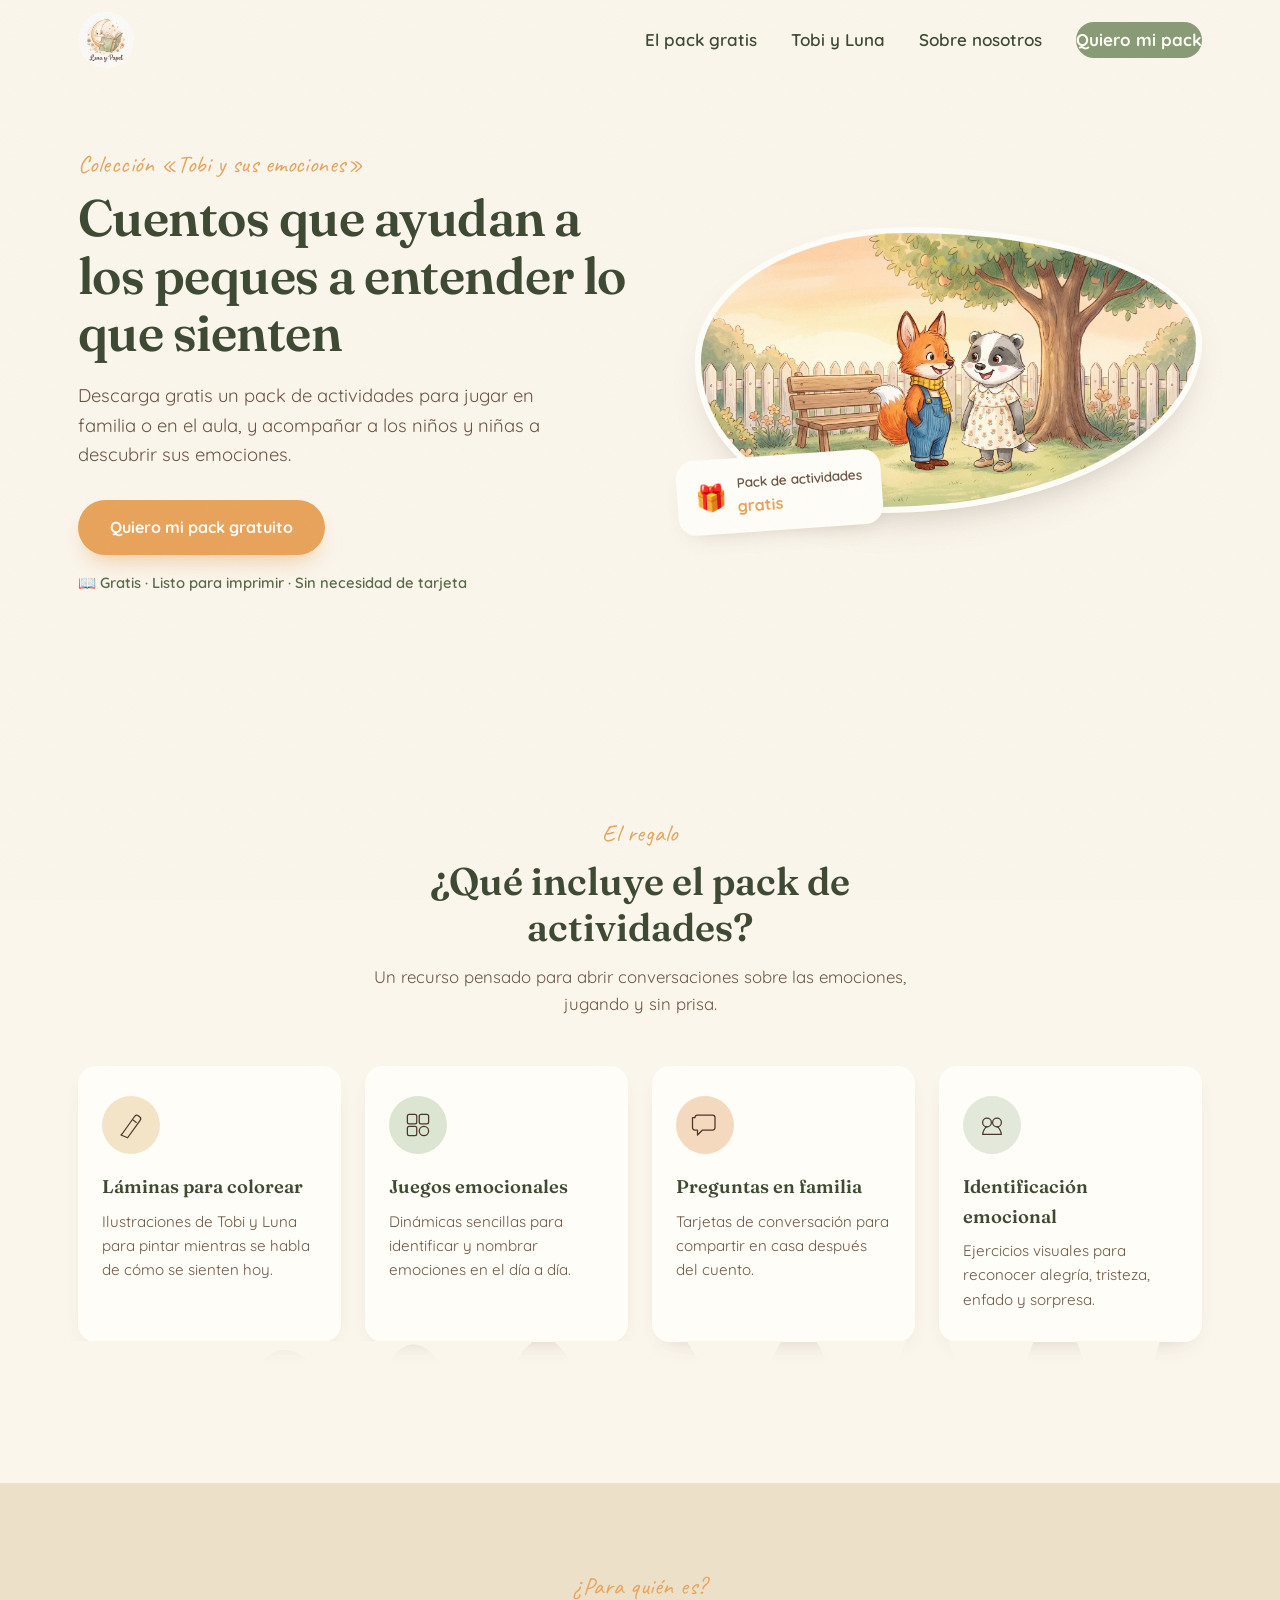
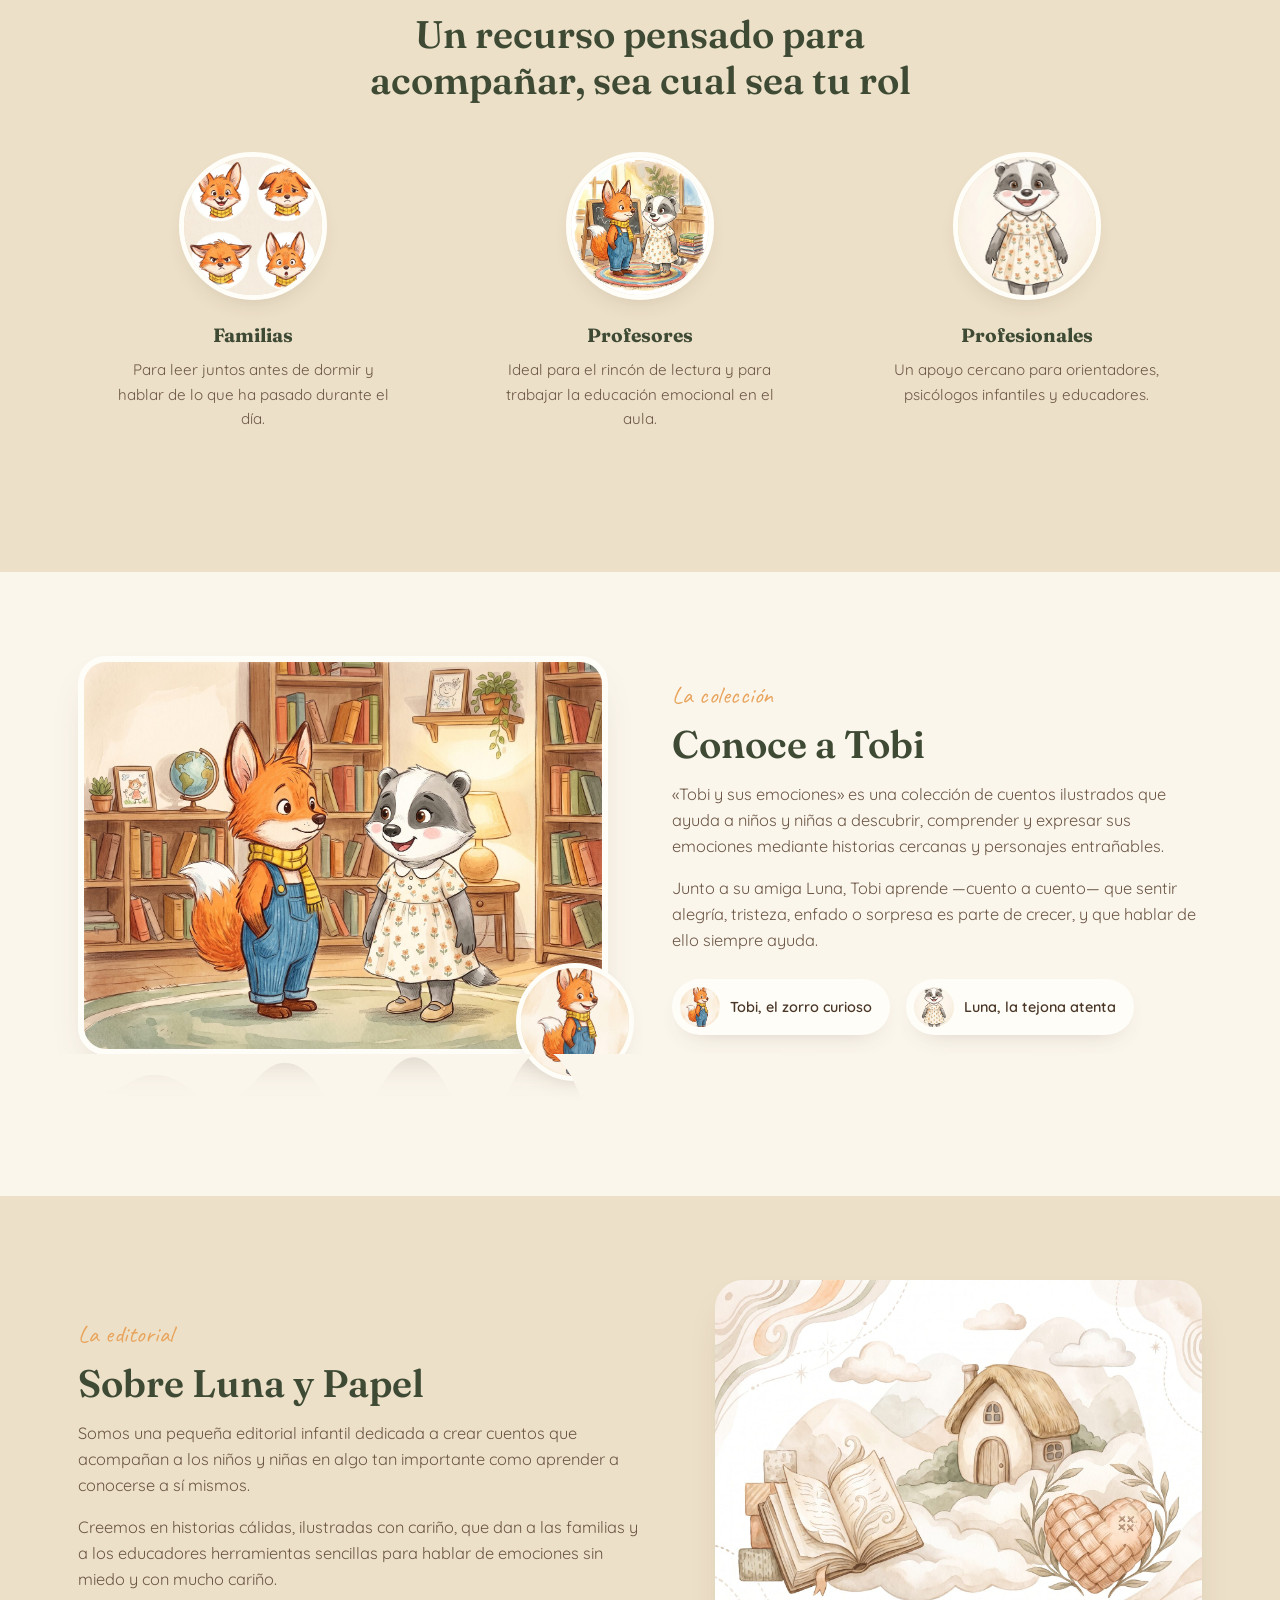
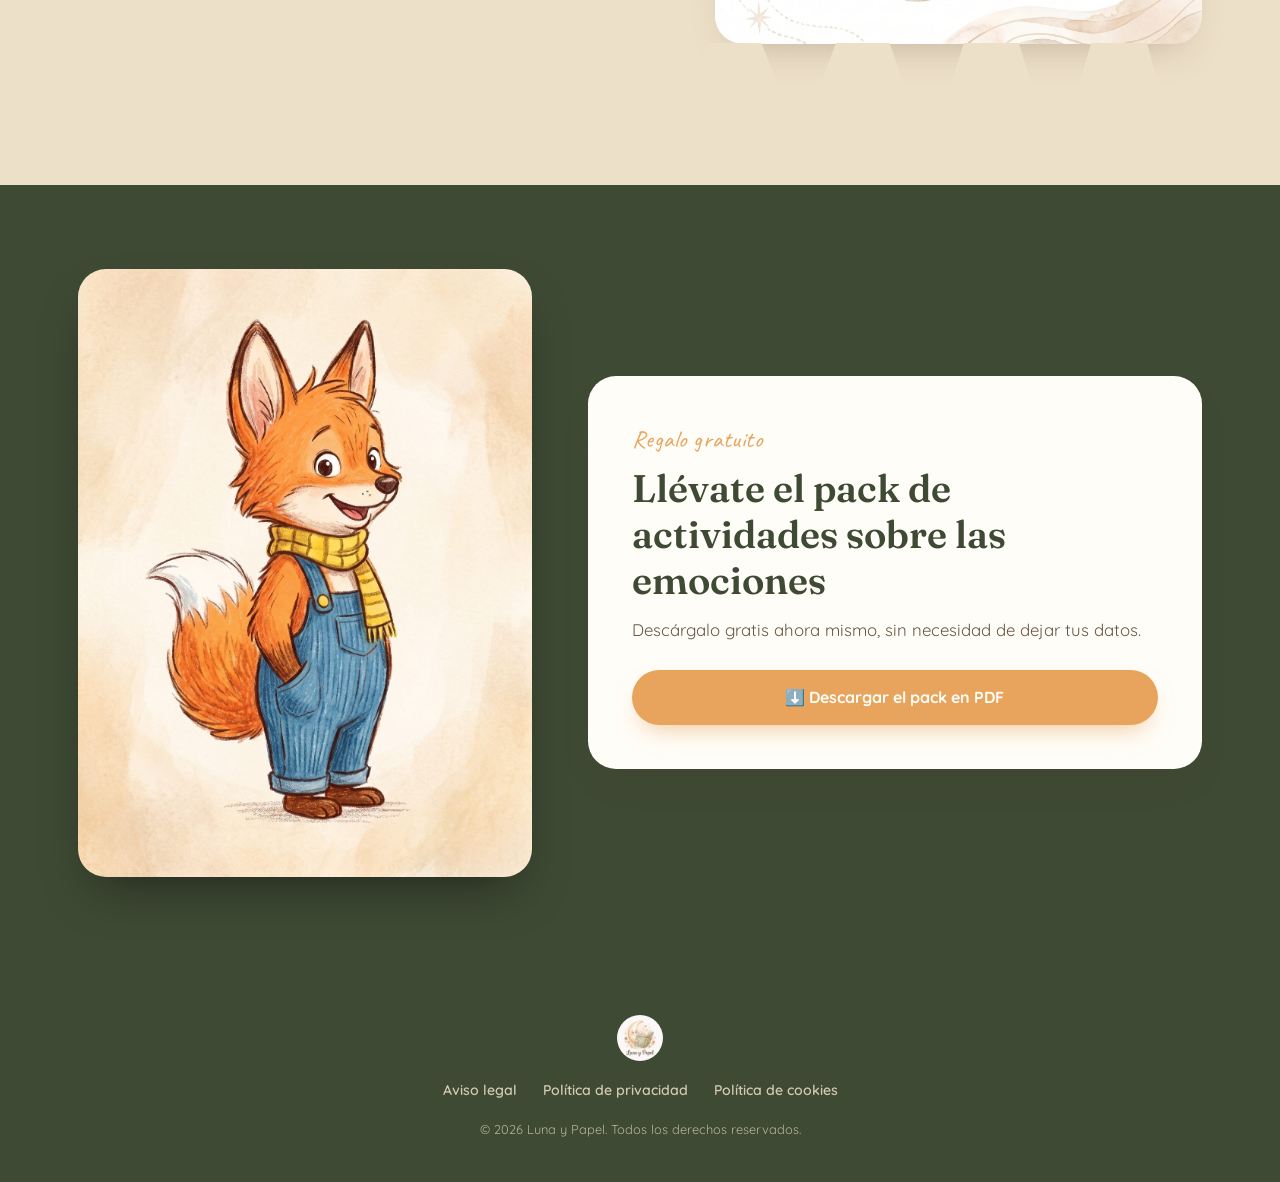
<file: index.html>
<!DOCTYPE html>
<html lang="es">
<head>
<meta charset="UTF-8">
<meta name="viewport" content="width=device-width, initial-scale=1.0">
<title>Luna y Papel — Cuentos para entender las emociones</title>
<meta name="description" content="Pack de actividades gratuito sobre las emociones, inspirado en la colección de cuentos infantiles «Tobi y sus emociones». Para familias, profesores y educadores.">

<!-- Open Graph -->
<meta property="og:title" content="Luna y Papel — Cuentos que ayudan a los peques a entender lo que sienten">
<meta property="og:description" content="Descarga gratis el Pack de actividades sobre las emociones.">
<meta property="og:image" content="images/hero-jardin.jpg">
<meta property="og:type" content="website">

<link rel="icon" type="image/jpeg" href="images/logo.jpg">

<link rel="preconnect" href="https://fonts.googleapis.com">
<link rel="preconnect" href="https://fonts.gstatic.com" crossorigin>
<link href="https://fonts.googleapis.com/css2?family=Fraunces:ital,opsz,wght@0,9..144,400;0,9..144,500;0,9..144,600;0,9..144,700;1,9..144,500&family=Quicksand:wght@400;500;600;700&family=Caveat:wght@500;600;700&display=swap" rel="stylesheet">

<link rel="stylesheet" href="css/styles.css">
</head>
<body>

<!-- Bordado decorativo superior -->
<div class="grain-overlay" aria-hidden="true"></div>

<!-- ============ HEADER ============ -->
<header class="site-header" id="siteHeader">
  <div class="container header-inner">
    <a href="#top" class="brand">
      <img src="images/logo.jpg" alt="Luna y Papel" class="brand-logo">
    </a>
    <nav class="main-nav" id="mainNav">
      <a href="#pack">El pack gratis</a>
      <a href="#tobi">Tobi y Luna</a>
      <a href="#sobre-nosotros">Sobre nosotros</a>
      <a href="#captacion" class="nav-cta">Quiero mi pack</a>
    </nav>
    <button class="nav-toggle" id="navToggle" aria-label="Abrir menú" aria-expanded="false">
      <span></span><span></span><span></span>
    </button>
  </div>
</header>

<main id="top">

  <!-- ============ HERO ============ -->
  <section class="hero">
    <div class="container hero-inner">
      <div class="hero-copy reveal">
        <p class="eyebrow">Colección «Tobi y sus emociones»</p>
        <h1 class="hero-title">Cuentos que ayudan a los peques a entender lo que sienten</h1>
        <p class="hero-subtitle">Descarga gratis un pack de actividades para jugar en familia o en el aula, y acompañar a los niños y niñas a descubrir sus emociones.</p>
        <a href="#captacion" class="btn btn-primary">Quiero mi pack gratuito</a>
        <p class="hero-microcopy">📖 Gratis · Listo para imprimir · Sin necesidad de tarjeta</p>
      </div>
      <div class="hero-art reveal">
        <div class="hero-blob">
          <img src="images/hero-jardin.jpg" alt="Tobi el zorro y Luna la tejona conversando en un jardín cálido al atardecer">
        </div>
        <div class="hero-badge">
          <span class="badge-emoji">🎁</span>
          <span>Pack de actividades<br><strong>gratis</strong></span>
        </div>
      </div>
    </div>
    <div class="torn-edge" aria-hidden="true"></div>
  </section>

  <!-- ============ QUÉ INCLUYE EL PACK ============ -->
  <section class="section" id="pack">
    <div class="container">
      <p class="eyebrow center reveal">El regalo</p>
      <h2 class="section-title center reveal">¿Qué incluye el pack de actividades?</h2>
      <p class="section-lead center reveal">Un recurso pensado para abrir conversaciones sobre las emociones, jugando y sin prisa.</p>

      <div class="card-grid">
        <div class="feature-card reveal">
          <div class="feature-icon" style="--icon-bg:#F3E4C8;">
            <svg viewBox="0 0 48 48" fill="none"><path d="M10 38L30 10a4 4 0 0 1 5.6-.8l2.2 1.7a4 4 0 0 1 .8 5.6L18.6 44.4 8 40l2-2z" stroke="#4A3728" stroke-width="2" stroke-linejoin="round"/><path d="M26 15l7 5.4" stroke="#4A3728" stroke-width="2"/></svg>
          </div>
          <h3>Láminas para colorear</h3>
          <p>Ilustraciones de Tobi y Luna para pintar mientras se habla de cómo se sienten hoy.</p>
        </div>

        <div class="feature-card reveal">
          <div class="feature-icon" style="--icon-bg:#DCE4D2;">
            <svg viewBox="0 0 48 48" fill="none"><rect x="7" y="7" width="15" height="15" rx="3" stroke="#4A3728" stroke-width="2"/><rect x="26" y="7" width="15" height="15" rx="3" stroke="#4A3728" stroke-width="2"/><rect x="7" y="26" width="15" height="15" rx="3" stroke="#4A3728" stroke-width="2"/><circle cx="33.5" cy="33.5" r="7.5" stroke="#4A3728" stroke-width="2"/></svg>
          </div>
          <h3>Juegos emocionales</h3>
          <p>Dinámicas sencillas para identificar y nombrar emociones en el día a día.</p>
        </div>

        <div class="feature-card reveal">
          <div class="feature-icon" style="--icon-bg:#F4D9BE;">
            <svg viewBox="0 0 48 48" fill="none"><path d="M8 12a4 4 0 0 1 4-4h24a4 4 0 0 1 4 4v16a4 4 0 0 1-4 4H20l-8 8v-8h-4a4 4 0 0 1-4-4V12z" stroke="#4A3728" stroke-width="2" stroke-linejoin="round"/></svg>
          </div>
          <h3>Preguntas en familia</h3>
          <p>Tarjetas de conversación para compartir en casa después del cuento.</p>
        </div>

        <div class="feature-card reveal">
          <div class="feature-icon" style="--icon-bg:#E3E9DA;">
            <svg viewBox="0 0 48 48" fill="none"><circle cx="16" cy="20" r="7" stroke="#4A3728" stroke-width="2"/><circle cx="32" cy="20" r="7" stroke="#4A3728" stroke-width="2"/><path d="M16 27c-3 0-7 8-7 12h30c0-4-4-12-7-12" stroke="#4A3728" stroke-width="2" stroke-linecap="round" stroke-linejoin="round"/></svg>
          </div>
          <h3>Identificación emocional</h3>
          <p>Ejercicios visuales para reconocer alegría, tristeza, enfado y sorpresa.</p>
        </div>
      </div>
    </div>
    <div class="torn-edge flip" aria-hidden="true"></div>
  </section>

  <!-- ============ PARA QUIÉN ES ============ -->
  <section class="section section-alt" id="para-quien">
    <div class="container">
      <p class="eyebrow center reveal">¿Para quién es?</p>
      <h2 class="section-title center reveal">Un recurso pensado para acompañar, sea cual sea tu rol</h2>

      <div class="audience-grid">
        <div class="audience-item reveal">
          <div class="audience-avatar">
            <img src="images/tobi-emociones.jpg" alt="Cuatro expresiones de Tobi: feliz, triste, frustrado y sorprendido">
          </div>
          <h3>Familias</h3>
          <p>Para leer juntos antes de dormir y hablar de lo que ha pasado durante el día.</p>
        </div>
        <div class="audience-item reveal">
          <div class="audience-avatar">
            <img src="images/aula-profesores.jpg" alt="Tobi y Luna en un aula acogedora con pizarra y cuentos">
          </div>
          <h3>Profesores</h3>
          <p>Ideal para el rincón de lectura y para trabajar la educación emocional en el aula.</p>
        </div>
        <div class="audience-item reveal">
          <div class="audience-avatar">
            <img src="images/luna-sola.jpg" alt="Retrato de Luna la tejona">
          </div>
          <h3>Profesionales</h3>
          <p>Un apoyo cercano para orientadores, psicólogos infantiles y educadores.</p>
        </div>
      </div>
    </div>
    <div class="torn-edge" aria-hidden="true"></div>
  </section>

  <!-- ============ CONOCE A TOBI ============ -->
  <section class="section" id="tobi">
    <div class="container tobi-inner">
      <div class="tobi-art reveal">
        <img src="images/tobi-luna-habitacion.jpg" alt="Tobi el zorro y Luna la tejona charlando en una habitación acogedora llena de libros">
        <div class="tobi-portrait-float">
          <img src="images/tobi-solo.jpg" alt="Retrato de Tobi el zorro">
        </div>
      </div>
      <div class="tobi-copy reveal">
        <p class="eyebrow">La colección</p>
        <h2 class="section-title">Conoce a Tobi</h2>
        <p class="tobi-text">«Tobi y sus emociones» es una colección de cuentos ilustrados que ayuda a niños y niñas a descubrir, comprender y expresar sus emociones mediante historias cercanas y personajes entrañables.</p>
        <p class="tobi-text">Junto a su amiga Luna, Tobi aprende —cuento a cuento— que sentir alegría, tristeza, enfado o sorpresa es parte de crecer, y que hablar de ello siempre ayuda.</p>
        <div class="character-chips">
          <div class="chip">
            <img src="images/tobi-solo.jpg" alt="Tobi">
            <span>Tobi, el zorro curioso</span>
          </div>
          <div class="chip">
            <img src="images/luna-sola.jpg" alt="Luna">
            <span>Luna, la tejona atenta</span>
          </div>
        </div>
      </div>
    </div>
    <div class="torn-edge flip" aria-hidden="true"></div>
  </section>

  <!-- ============ SOBRE LUNA Y PAPEL ============ -->
  <section class="section section-alt" id="sobre-nosotros">
    <div class="container about-inner">
      <div class="about-copy reveal">
        <p class="eyebrow">La editorial</p>
        <h2 class="section-title">Sobre Luna y Papel</h2>
        <p class="tobi-text">Somos una pequeña editorial infantil dedicada a crear cuentos que acompañan a los niños y niñas en algo tan importante como aprender a conocerse a sí mismos.</p>
        <p class="tobi-text">Creemos en historias cálidas, ilustradas con cariño, que dan a las familias y a los educadores herramientas sencillas para hablar de emociones sin miedo y con mucho cariño.</p>
      </div>
      <div class="about-art reveal">
        <img src="images/hogar-simbolico.jpg" alt="Ilustración de una casita acogedora, un libro abierto y un corazón, símbolos de Luna y Papel">
      </div>
    </div>
    <div class="torn-edge" aria-hidden="true"></div>
  </section>

  <!-- ============ CAPTACIÓN ============ -->
  <section class="section capture-section" id="captacion">
    <div class="container capture-inner">
      <div class="capture-art reveal">
        <img src="images/tobi-solo.jpg" alt="Tobi el zorro invitándote a descargar el pack">
      </div>
      <div class="capture-card reveal">
        <p class="eyebrow">Regalo gratuito</p>
        <h2 class="section-title">Llévate el pack de actividades sobre las emociones</h2>
        <p class="section-lead">Descárgalo gratis ahora mismo, sin necesidad de dejar tus datos.</p>

        <a href="descargas/Pack-actividades-emociones-Luna-y-Papel.pdf"
           download
           class="btn btn-primary btn-block download-btn">
          ⬇️ Descargar el pack en PDF
        </a>
      </div>
    </div>
  </section>

</main>

<!-- ============ FOOTER ============ -->
<footer class="site-footer">
  <div class="container footer-inner">
    <img src="images/logo.jpg" alt="Luna y Papel" class="footer-logo">
    <nav class="footer-nav">
      <a href="#aviso-legal" id="aviso-legal">Aviso legal</a>
      <a href="#privacidad" id="privacidad">Política de privacidad</a>
      <a href="#cookies" id="cookies">Política de cookies</a>
    </nav>
    <p class="footer-copy">© <span id="year"></span> Luna y Papel. Todos los derechos reservados.</p>
  </div>
</footer>

<script src="js/script.js"></script>
</body>
</html>
</file>
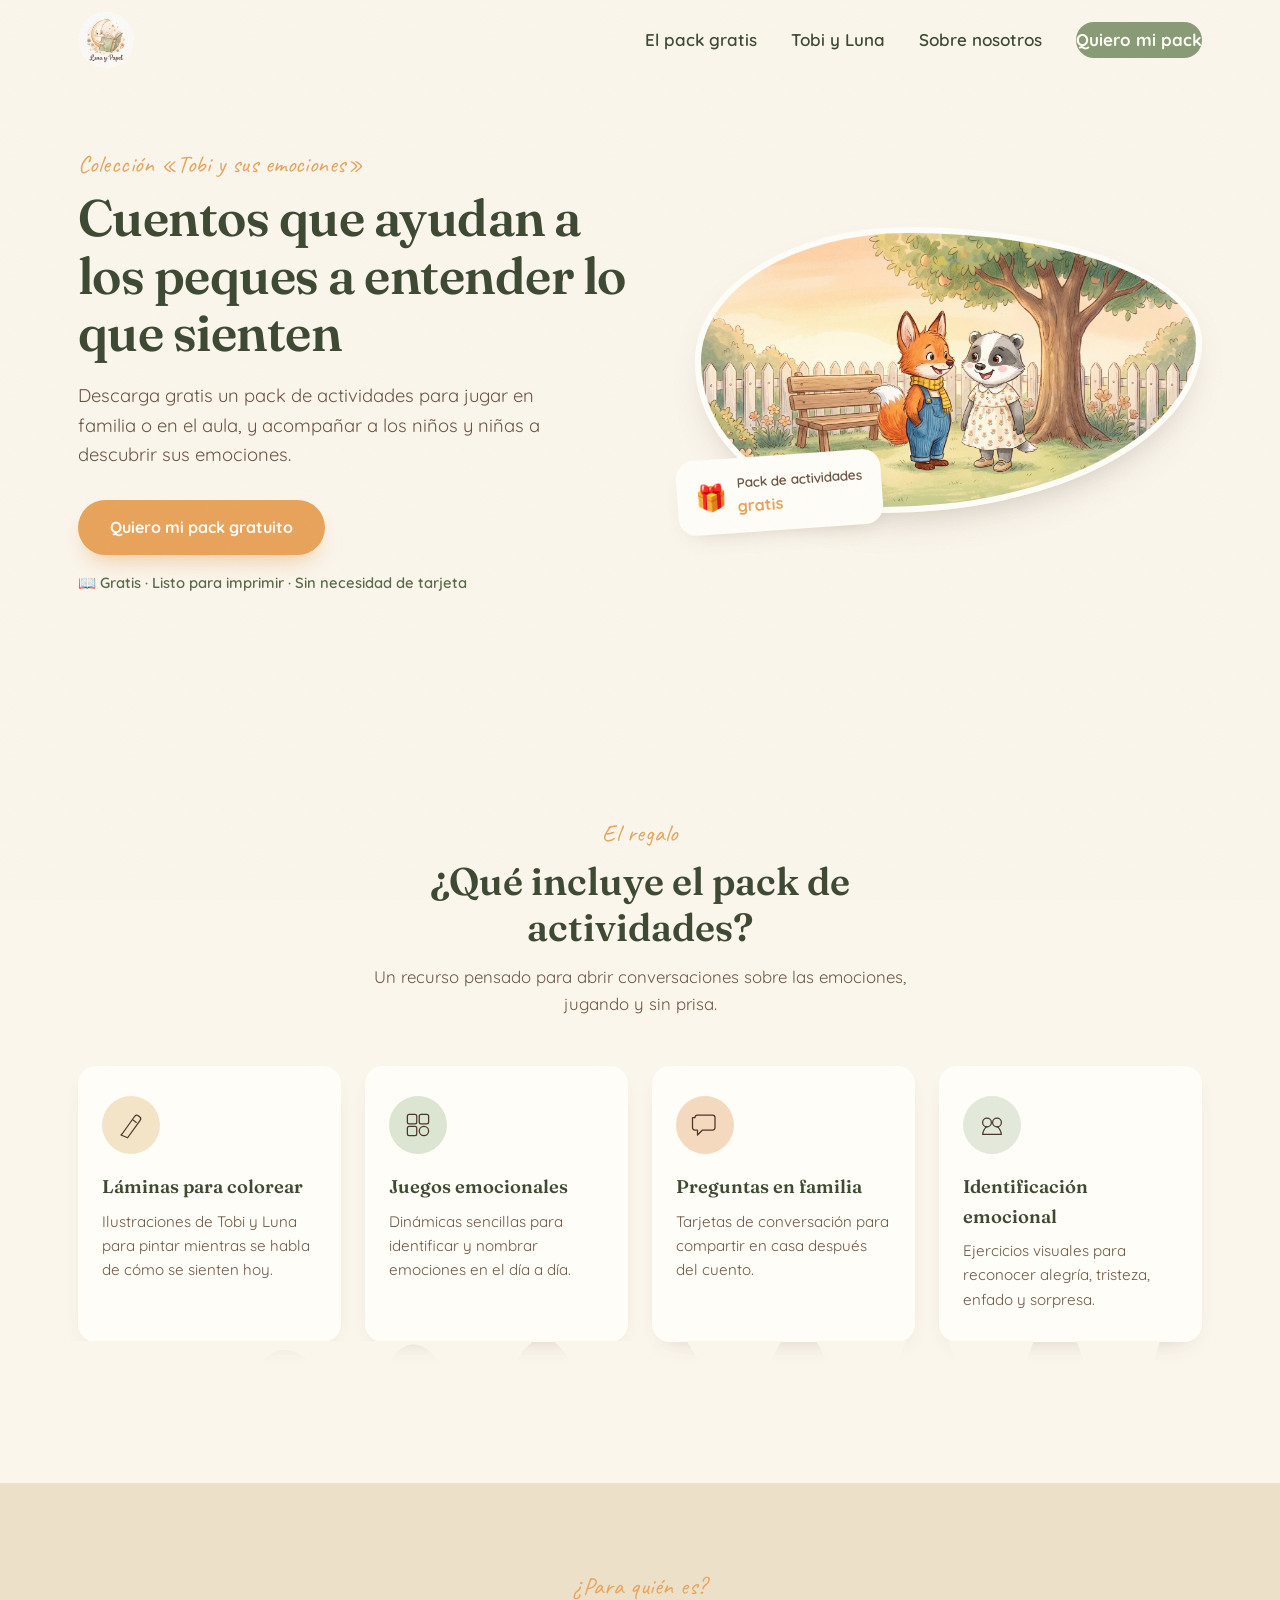
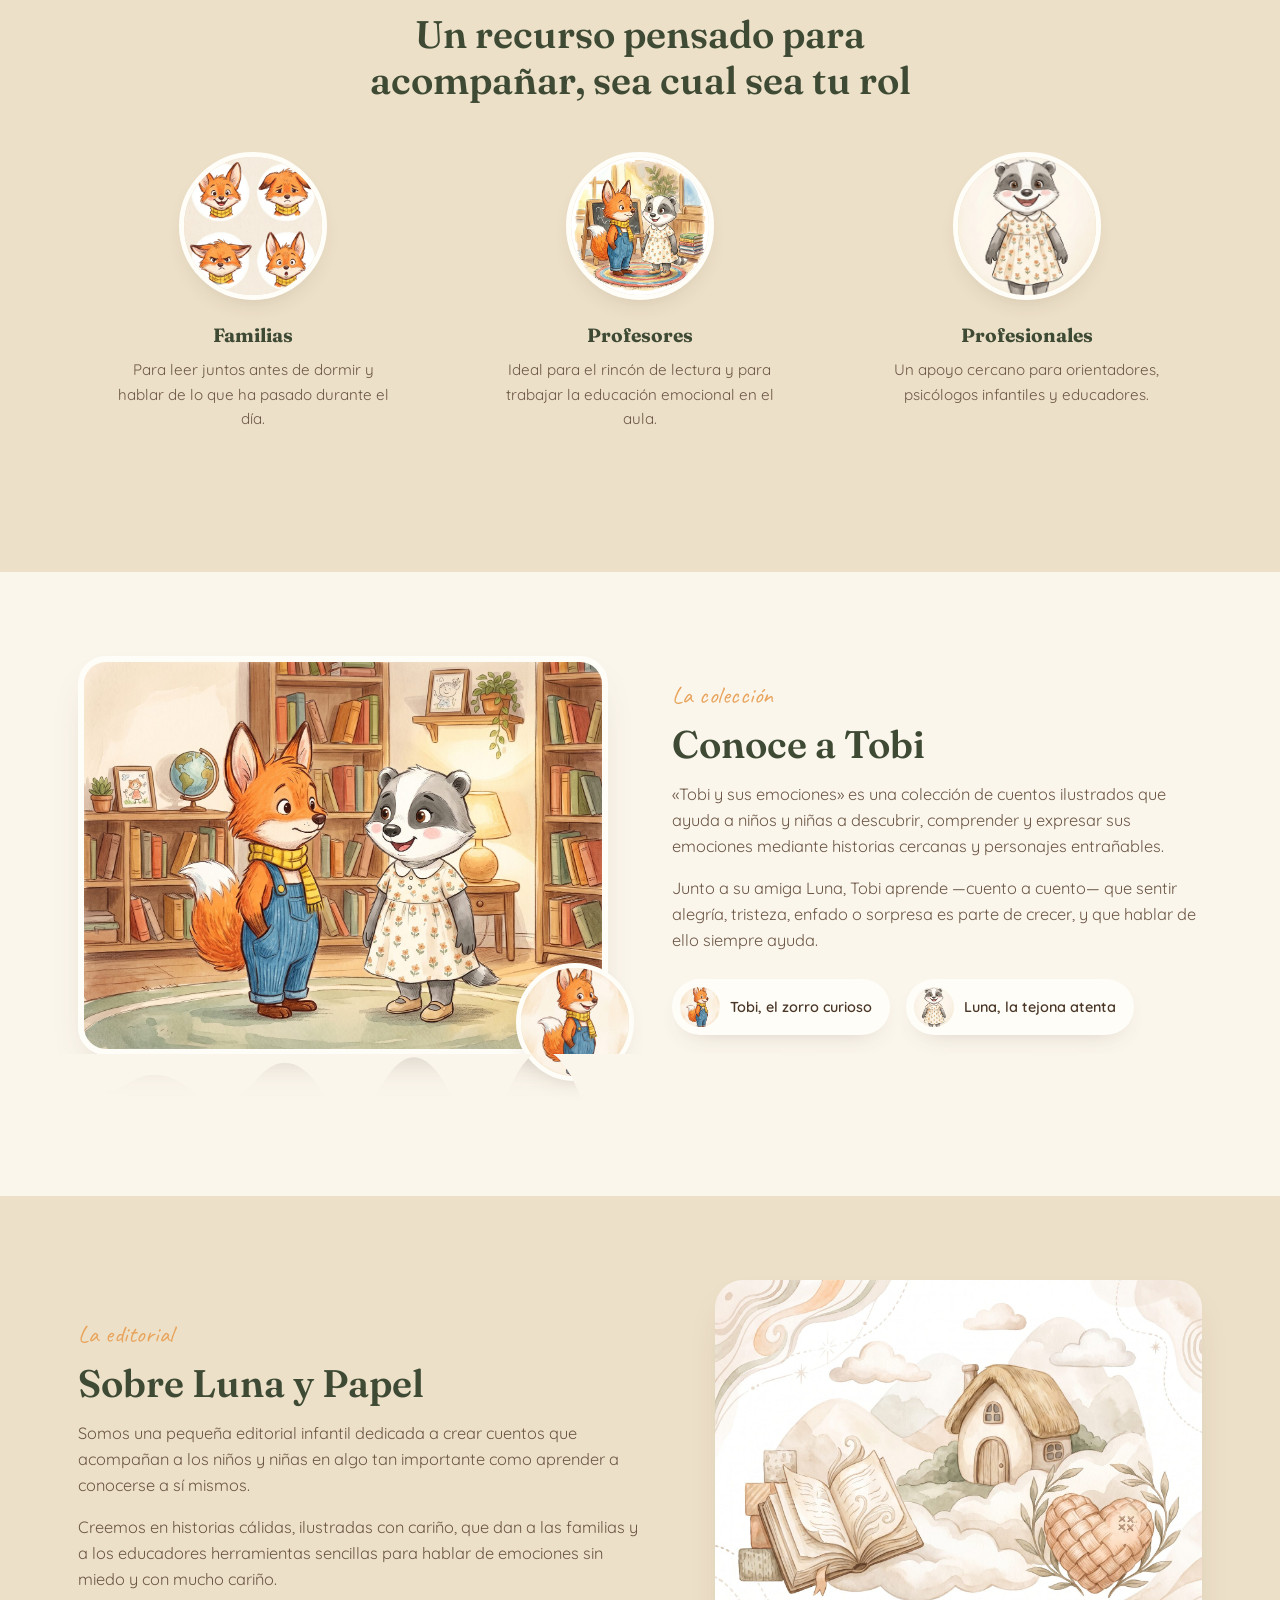
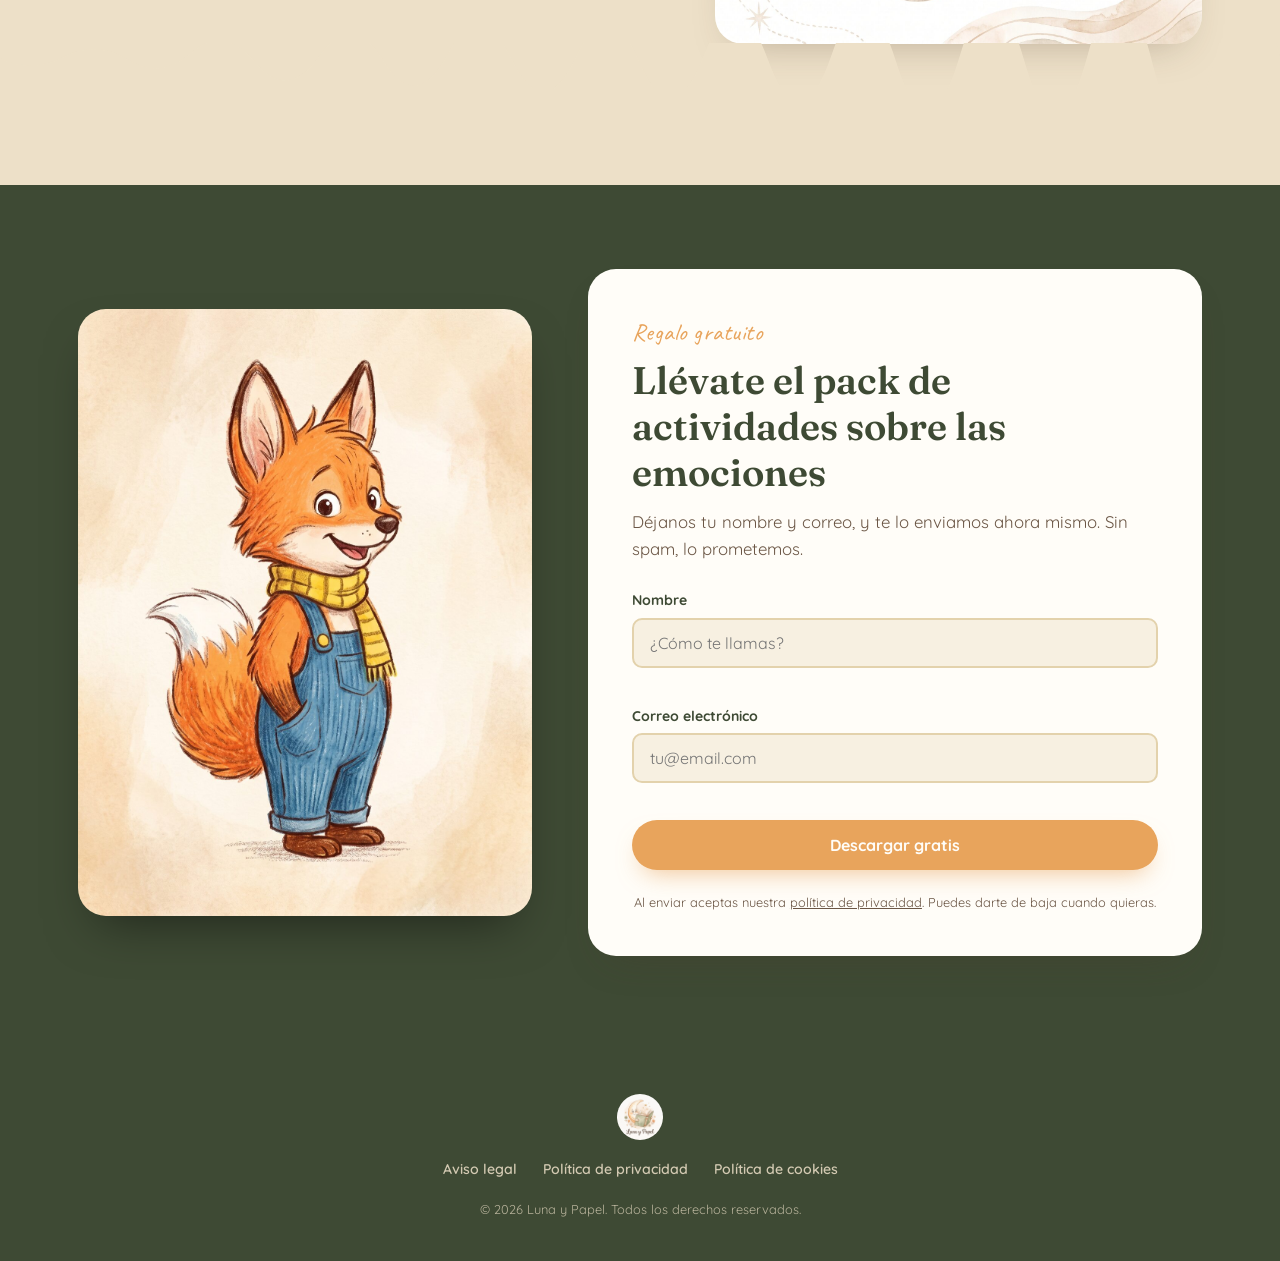
<file: luna-y-papel/index.html>
<!DOCTYPE html>
<html lang="es">
<head>
<meta charset="UTF-8">
<meta name="viewport" content="width=device-width, initial-scale=1.0">
<title>Luna y Papel — Cuentos para entender las emociones</title>
<meta name="description" content="Pack de actividades gratuito sobre las emociones, inspirado en la colección de cuentos infantiles «Tobi y sus emociones». Para familias, profesores y educadores.">

<!-- Open Graph -->
<meta property="og:title" content="Luna y Papel — Cuentos que ayudan a los peques a entender lo que sienten">
<meta property="og:description" content="Descarga gratis el Pack de actividades sobre las emociones.">
<meta property="og:image" content="images/hero-jardin.jpg">
<meta property="og:type" content="website">

<link rel="icon" type="image/jpeg" href="images/logo.jpg">

<link rel="preconnect" href="https://fonts.googleapis.com">
<link rel="preconnect" href="https://fonts.gstatic.com" crossorigin>
<link href="https://fonts.googleapis.com/css2?family=Fraunces:ital,opsz,wght@0,9..144,400;0,9..144,500;0,9..144,600;0,9..144,700;1,9..144,500&family=Quicksand:wght@400;500;600;700&family=Caveat:wght@500;600;700&display=swap" rel="stylesheet">

<link rel="stylesheet" href="css/styles.css">
</head>
<body>

<!-- Bordado decorativo superior -->
<div class="grain-overlay" aria-hidden="true"></div>

<!-- ============ HEADER ============ -->
<header class="site-header" id="siteHeader">
  <div class="container header-inner">
    <a href="#top" class="brand">
      <img src="images/logo.jpg" alt="Luna y Papel" class="brand-logo">
    </a>
    <nav class="main-nav" id="mainNav">
      <a href="#pack">El pack gratis</a>
      <a href="#tobi">Tobi y Luna</a>
      <a href="#sobre-nosotros">Sobre nosotros</a>
      <a href="#captacion" class="nav-cta">Quiero mi pack</a>
    </nav>
    <button class="nav-toggle" id="navToggle" aria-label="Abrir menú" aria-expanded="false">
      <span></span><span></span><span></span>
    </button>
  </div>
</header>

<main id="top">

  <!-- ============ HERO ============ -->
  <section class="hero">
    <div class="container hero-inner">
      <div class="hero-copy reveal">
        <p class="eyebrow">Colección «Tobi y sus emociones»</p>
        <h1 class="hero-title">Cuentos que ayudan a los peques a entender lo que sienten</h1>
        <p class="hero-subtitle">Descarga gratis un pack de actividades para jugar en familia o en el aula, y acompañar a los niños y niñas a descubrir sus emociones.</p>
        <a href="#captacion" class="btn btn-primary">Quiero mi pack gratuito</a>
        <p class="hero-microcopy">📖 Gratis · Listo para imprimir · Sin necesidad de tarjeta</p>
      </div>
      <div class="hero-art reveal">
        <div class="hero-blob">
          <img src="images/hero-jardin.jpg" alt="Tobi el zorro y Luna la tejona conversando en un jardín cálido al atardecer">
        </div>
        <div class="hero-badge">
          <span class="badge-emoji">🎁</span>
          <span>Pack de actividades<br><strong>gratis</strong></span>
        </div>
      </div>
    </div>
    <div class="torn-edge" aria-hidden="true"></div>
  </section>

  <!-- ============ QUÉ INCLUYE EL PACK ============ -->
  <section class="section" id="pack">
    <div class="container">
      <p class="eyebrow center reveal">El regalo</p>
      <h2 class="section-title center reveal">¿Qué incluye el pack de actividades?</h2>
      <p class="section-lead center reveal">Un recurso pensado para abrir conversaciones sobre las emociones, jugando y sin prisa.</p>

      <div class="card-grid">
        <div class="feature-card reveal">
          <div class="feature-icon" style="--icon-bg:#F3E4C8;">
            <svg viewBox="0 0 48 48" fill="none"><path d="M10 38L30 10a4 4 0 0 1 5.6-.8l2.2 1.7a4 4 0 0 1 .8 5.6L18.6 44.4 8 40l2-2z" stroke="#4A3728" stroke-width="2" stroke-linejoin="round"/><path d="M26 15l7 5.4" stroke="#4A3728" stroke-width="2"/></svg>
          </div>
          <h3>Láminas para colorear</h3>
          <p>Ilustraciones de Tobi y Luna para pintar mientras se habla de cómo se sienten hoy.</p>
        </div>

        <div class="feature-card reveal">
          <div class="feature-icon" style="--icon-bg:#DCE4D2;">
            <svg viewBox="0 0 48 48" fill="none"><rect x="7" y="7" width="15" height="15" rx="3" stroke="#4A3728" stroke-width="2"/><rect x="26" y="7" width="15" height="15" rx="3" stroke="#4A3728" stroke-width="2"/><rect x="7" y="26" width="15" height="15" rx="3" stroke="#4A3728" stroke-width="2"/><circle cx="33.5" cy="33.5" r="7.5" stroke="#4A3728" stroke-width="2"/></svg>
          </div>
          <h3>Juegos emocionales</h3>
          <p>Dinámicas sencillas para identificar y nombrar emociones en el día a día.</p>
        </div>

        <div class="feature-card reveal">
          <div class="feature-icon" style="--icon-bg:#F4D9BE;">
            <svg viewBox="0 0 48 48" fill="none"><path d="M8 12a4 4 0 0 1 4-4h24a4 4 0 0 1 4 4v16a4 4 0 0 1-4 4H20l-8 8v-8h-4a4 4 0 0 1-4-4V12z" stroke="#4A3728" stroke-width="2" stroke-linejoin="round"/></svg>
          </div>
          <h3>Preguntas en familia</h3>
          <p>Tarjetas de conversación para compartir en casa después del cuento.</p>
        </div>

        <div class="feature-card reveal">
          <div class="feature-icon" style="--icon-bg:#E3E9DA;">
            <svg viewBox="0 0 48 48" fill="none"><circle cx="16" cy="20" r="7" stroke="#4A3728" stroke-width="2"/><circle cx="32" cy="20" r="7" stroke="#4A3728" stroke-width="2"/><path d="M16 27c-3 0-7 8-7 12h30c0-4-4-12-7-12" stroke="#4A3728" stroke-width="2" stroke-linecap="round" stroke-linejoin="round"/></svg>
          </div>
          <h3>Identificación emocional</h3>
          <p>Ejercicios visuales para reconocer alegría, tristeza, enfado y sorpresa.</p>
        </div>
      </div>
    </div>
    <div class="torn-edge flip" aria-hidden="true"></div>
  </section>

  <!-- ============ PARA QUIÉN ES ============ -->
  <section class="section section-alt" id="para-quien">
    <div class="container">
      <p class="eyebrow center reveal">¿Para quién es?</p>
      <h2 class="section-title center reveal">Un recurso pensado para acompañar, sea cual sea tu rol</h2>

      <div class="audience-grid">
        <div class="audience-item reveal">
          <div class="audience-avatar">
            <img src="images/tobi-emociones.jpg" alt="Cuatro expresiones de Tobi: feliz, triste, frustrado y sorprendido">
          </div>
          <h3>Familias</h3>
          <p>Para leer juntos antes de dormir y hablar de lo que ha pasado durante el día.</p>
        </div>
        <div class="audience-item reveal">
          <div class="audience-avatar">
            <img src="images/aula-profesores.jpg" alt="Tobi y Luna en un aula acogedora con pizarra y cuentos">
          </div>
          <h3>Profesores</h3>
          <p>Ideal para el rincón de lectura y para trabajar la educación emocional en el aula.</p>
        </div>
        <div class="audience-item reveal">
          <div class="audience-avatar">
            <img src="images/luna-sola.jpg" alt="Retrato de Luna la tejona">
          </div>
          <h3>Profesionales</h3>
          <p>Un apoyo cercano para orientadores, psicólogos infantiles y educadores.</p>
        </div>
      </div>
    </div>
    <div class="torn-edge" aria-hidden="true"></div>
  </section>

  <!-- ============ CONOCE A TOBI ============ -->
  <section class="section" id="tobi">
    <div class="container tobi-inner">
      <div class="tobi-art reveal">
        <img src="images/tobi-luna-habitacion.jpg" alt="Tobi el zorro y Luna la tejona charlando en una habitación acogedora llena de libros">
        <div class="tobi-portrait-float">
          <img src="images/tobi-solo.jpg" alt="Retrato de Tobi el zorro">
        </div>
      </div>
      <div class="tobi-copy reveal">
        <p class="eyebrow">La colección</p>
        <h2 class="section-title">Conoce a Tobi</h2>
        <p class="tobi-text">«Tobi y sus emociones» es una colección de cuentos ilustrados que ayuda a niños y niñas a descubrir, comprender y expresar sus emociones mediante historias cercanas y personajes entrañables.</p>
        <p class="tobi-text">Junto a su amiga Luna, Tobi aprende —cuento a cuento— que sentir alegría, tristeza, enfado o sorpresa es parte de crecer, y que hablar de ello siempre ayuda.</p>
        <div class="character-chips">
          <div class="chip">
            <img src="images/tobi-solo.jpg" alt="Tobi">
            <span>Tobi, el zorro curioso</span>
          </div>
          <div class="chip">
            <img src="images/luna-sola.jpg" alt="Luna">
            <span>Luna, la tejona atenta</span>
          </div>
        </div>
      </div>
    </div>
    <div class="torn-edge flip" aria-hidden="true"></div>
  </section>

  <!-- ============ SOBRE LUNA Y PAPEL ============ -->
  <section class="section section-alt" id="sobre-nosotros">
    <div class="container about-inner">
      <div class="about-copy reveal">
        <p class="eyebrow">La editorial</p>
        <h2 class="section-title">Sobre Luna y Papel</h2>
        <p class="tobi-text">Somos una pequeña editorial infantil dedicada a crear cuentos que acompañan a los niños y niñas en algo tan importante como aprender a conocerse a sí mismos.</p>
        <p class="tobi-text">Creemos en historias cálidas, ilustradas con cariño, que dan a las familias y a los educadores herramientas sencillas para hablar de emociones sin miedo y con mucho cariño.</p>
      </div>
      <div class="about-art reveal">
        <img src="images/hogar-simbolico.jpg" alt="Ilustración de una casita acogedora, un libro abierto y un corazón, símbolos de Luna y Papel">
      </div>
    </div>
    <div class="torn-edge" aria-hidden="true"></div>
  </section>

  <!-- ============ CAPTACIÓN ============ -->
  <section class="section capture-section" id="captacion">
    <div class="container capture-inner">
      <div class="capture-art reveal">
        <img src="images/tobi-solo.jpg" alt="Tobi el zorro invitándote a descargar el pack">
      </div>
      <div class="capture-card reveal">
        <p class="eyebrow">Regalo gratuito</p>
        <h2 class="section-title">Llévate el pack de actividades sobre las emociones</h2>
        <p class="section-lead">Déjanos tu nombre y correo, y te lo enviamos ahora mismo. Sin spam, lo prometemos.</p>

        <form id="leadForm" class="lead-form" novalidate>
          <div class="field">
            <label for="name">Nombre</label>
            <input type="text" id="name" name="name" placeholder="¿Cómo te llamas?" required autocomplete="given-name">
            <span class="field-error" id="nameError"></span>
          </div>
          <div class="field">
            <label for="email">Correo electrónico</label>
            <input type="email" id="email" name="email" placeholder="tu@email.com" required autocomplete="email">
            <span class="field-error" id="emailError"></span>
          </div>
          <button type="submit" class="btn btn-primary btn-block">
            <span class="btn-label">Descargar gratis</span>
          </button>
          <p class="form-privacy">Al enviar aceptas nuestra <a href="#privacidad">política de privacidad</a>. Puedes darte de baja cuando quieras.</p>
        </form>

        <div class="lead-success" id="leadSuccess" hidden>
          <div class="success-icon">🌙</div>
          <h3>¡Gracias, <span id="successName">amigo/a</span>!</h3>
          <p>Tu pack de actividades ya está listo para descargar.</p>
          <a href="descargas/Pack-actividades-emociones-Luna-y-Papel.pdf"
             download
             class="btn btn-primary btn-block download-btn">
            ⬇️ Descargar el pack en PDF
          </a>
        </div>
      </div>
    </div>
  </section>

</main>

<!-- ============ FOOTER ============ -->
<footer class="site-footer">
  <div class="container footer-inner">
    <img src="images/logo.jpg" alt="Luna y Papel" class="footer-logo">
    <nav class="footer-nav">
      <a href="#aviso-legal" id="aviso-legal">Aviso legal</a>
      <a href="#privacidad" id="privacidad">Política de privacidad</a>
      <a href="#cookies" id="cookies">Política de cookies</a>
    </nav>
    <p class="footer-copy">© <span id="year"></span> Luna y Papel. Todos los derechos reservados.</p>
  </div>
</footer>

<script src="js/script.js"></script>
</body>
</html>
</file>
<file: css/styles.css>
/* ==========================================================
   LUNA Y PAPEL — Design tokens
   ========================================================== */
:root{
  --cream:        #FBF6EC;
  --cream-soft:    #F7F0E1;
  --beige:        #EDE0C8;
  --beige-deep:   #E3D2AC;
  --sage:         #8A9B76;
  --sage-dark:    #5B6B4C;
  --sage-deepest: #3E4A34;
  --apricot:      #E8A45C;
  --apricot-soft: #F3C88E;
  --ink:          #4A3728;
  --ink-soft:     #6B5645;
  --paper-white:  #FFFDF8;

  --font-display: "Fraunces", Georgia, serif;
  --font-body: "Quicksand", "Trebuchet MS", sans-serif;
  --font-script: "Caveat", cursive;

  --radius-lg: 28px;
  --radius-md: 18px;
  --radius-sm: 10px;

  --shadow-soft: 0 18px 40px -22px rgba(74, 55, 40, 0.35);
  --shadow-card: 0 10px 26px -16px rgba(74, 55, 40, 0.3);

  --container-w: 1180px;
}

/* ==========================================================
   RESET
   ========================================================== */
*, *::before, *::after{ box-sizing: border-box; }
html{ scroll-behavior: smooth; }
body{
  margin:0;
  font-family: var(--font-body);
  color: var(--ink);
  background: var(--cream);
  font-size: 17px;
  line-height: 1.6;
  -webkit-font-smoothing: antialiased;
}
img{ max-width:100%; display:block; }
a{ color: inherit; text-decoration:none; }
ul{ list-style:none; margin:0; padding:0; }
button{ font-family:inherit; cursor:pointer; }
h1,h2,h3{ font-family: var(--font-display); margin:0; color: var(--sage-deepest); }
p{ margin:0; }

.container{
  max-width: var(--container-w);
  margin: 0 auto;
  padding: 0 28px;
}

@media (prefers-reduced-motion: reduce){
  html{ scroll-behavior:auto; }
  *{ animation-duration: 0.01ms !important; transition-duration: 0.01ms !important; }
}

/* subtle paper grain */
.grain-overlay{
  position: fixed; inset:0; pointer-events:none; z-index: 999;
  opacity: 0.035; mix-blend-mode: multiply;
  background-image: url("data:image/svg+xml,%3Csvg xmlns='http://www.w3.org/2000/svg' width='120' height='120'%3E%3Cfilter id='n'%3E%3CfeTurbulence type='fractalNoise' baseFrequency='0.9' numOctaves='2' stitchTiles='stitch'/%3E%3C/filter%3E%3Crect width='100%25' height='100%25' filter='url(%23n)'/%3E%3C/svg%3E");
}

/* ==========================================================
   REVEAL ON SCROLL
   ========================================================== */
.reveal{
  opacity: 0;
  transform: translateY(22px);
  transition: opacity 0.7s ease, transform 0.7s ease;
}
.reveal.is-visible{
  opacity: 1;
  transform: translateY(0);
}

/* ==========================================================
   BUTTONS
   ========================================================== */
.btn{
  display: inline-flex;
  align-items:center;
  justify-content:center;
  gap: 8px;
  padding: 15px 32px;
  border-radius: 999px;
  font-family: var(--font-body);
  font-weight: 700;
  font-size: 1rem;
  border: none;
  cursor: pointer;
  transition: transform 0.25s ease, box-shadow 0.25s ease, background 0.25s ease;
}
.btn-primary{
  background: var(--apricot);
  color: var(--paper-white);
  box-shadow: 0 12px 24px -10px rgba(232, 164, 92, 0.65);
}
.btn-primary:hover{
  background: #DE944A;
  transform: translateY(-2px);
  box-shadow: 0 16px 28px -10px rgba(232, 164, 92, 0.75);
}
.btn-primary:active{ transform: translateY(0); }
.btn-block{ width: 100%; }

/* ==========================================================
   HEADER
   ========================================================== */
.site-header{
  position: sticky;
  top: 0;
  z-index: 100;
  background: rgba(251, 246, 236, 0.85);
  backdrop-filter: blur(10px);
  border-bottom: 1px solid transparent;
  transition: border-color 0.3s ease, box-shadow 0.3s ease;
}
.site-header.scrolled{
  border-bottom-color: var(--beige-deep);
  box-shadow: 0 6px 18px -14px rgba(74,55,40,0.4);
}
.header-inner{
  display:flex;
  align-items:center;
  justify-content:space-between;
  padding-top: 12px;
  padding-bottom: 12px;
}
.brand-logo{
  height: 56px;
  width: auto;
  border-radius: 50%;
  object-fit: cover;
}
.main-nav{
  display:flex;
  align-items:center;
  gap: 34px;
  font-weight: 600;
  color: var(--sage-deepest);
}
.main-nav a{
  position: relative;
  padding: 4px 0;
  transition: color 0.2s ease;
}
.main-nav a:not(.nav-cta):hover{ color: var(--apricot); }
.main-nav a:not(.nav-cta)::after{
  content:"";
  position:absolute; left:0; bottom:-2px;
  width:0; height:2px;
  background: var(--apricot);
  transition: width 0.25s ease;
}
.main-nav a:not(.nav-cta):hover::after{ width: 100%; }
.nav-cta{
  background: var(--sage);
  color: var(--paper-white) !important;
  padding: 10px 22px;
  border-radius: 999px;
  font-weight: 700;
  transition: background 0.25s ease, transform 0.25s ease;
}
.nav-cta:hover{ background: var(--sage-dark); transform: translateY(-1px); }

.nav-toggle{
  display:none;
  flex-direction:column;
  gap: 5px;
  background:none;
  border:none;
  padding: 8px;
}
.nav-toggle span{
  width: 24px; height: 2px;
  background: var(--sage-deepest);
  border-radius: 2px;
  transition: transform 0.25s ease, opacity 0.25s ease;
}

/* ==========================================================
   HERO
   ========================================================== */
.hero{
  position: relative;
  padding: 64px 0 0;
  overflow: hidden;
}
.hero-inner{
  display: grid;
  grid-template-columns: 1.05fr 0.95fr;
  gap: 56px;
  align-items: center;
  padding-bottom: 90px;
}
.eyebrow{
  font-family: var(--font-script);
  font-size: 1.5rem;
  color: var(--apricot);
  margin: 0 0 6px;
  letter-spacing: 0.02em;
}
.eyebrow.center{ text-align:center; }
.hero-title{
  font-size: clamp(2.1rem, 4vw, 3.35rem);
  line-height: 1.12;
  font-weight: 600;
  margin-bottom: 20px;
  letter-spacing: -0.01em;
}
.hero-subtitle{
  font-size: 1.15rem;
  color: var(--ink-soft);
  max-width: 480px;
  margin-bottom: 30px;
}
.hero-microcopy{
  margin-top: 16px;
  font-size: 0.92rem;
  color: var(--sage-dark);
  font-weight: 600;
}

.hero-art{ position: relative; }
.hero-blob{
  border-radius: 42% 58% 63% 37% / 47% 40% 60% 53%;
  overflow: hidden;
  box-shadow: var(--shadow-soft);
  aspect-ratio: 16 / 9;
  border: 6px solid var(--paper-white);
}
.hero-blob img{ width:100%; height:100%; object-fit: cover; }

.hero-badge{
  position: absolute;
  bottom: -18px;
  left: -18px;
  background: var(--paper-white);
  border-radius: var(--radius-md);
  padding: 14px 18px;
  box-shadow: var(--shadow-card);
  display:flex;
  align-items:center;
  gap: 10px;
  font-family: var(--font-body);
  font-size: 0.85rem;
  font-weight: 600;
  color: var(--ink-soft);
  transform: rotate(-4deg);
}
.hero-badge strong{ color: var(--apricot); font-size: 1rem; }
.badge-emoji{ font-size: 1.6rem; }

/* torn paper divider */
.torn-edge{
  position: relative;
  height: 46px;
  width: 100%;
  background: var(--cream);
  -webkit-mask-image: url("data:image/svg+xml,%3Csvg xmlns='http://www.w3.org/2000/svg' viewBox='0 0 1200 60' preserveAspectRatio='none'%3E%3Cpath d='M0 20 Q30 40 60 18 T120 22 T180 12 T240 26 T300 16 T360 24 T420 14 T480 22 T540 18 T600 26 T660 16 T720 22 T780 14 T840 24 T900 16 T960 22 T1020 14 T1080 24 T1140 16 T1200 20 L1200 60 L0 60 Z'/%3E%3C/svg%3E");
  mask-image: url("data:image/svg+xml,%3Csvg xmlns='http://www.w3.org/2000/svg' viewBox='0 0 1200 60' preserveAspectRatio='none'%3E%3Cpath d='M0 20 Q30 40 60 18 T120 22 T180 12 T240 26 T300 16 T360 24 T420 14 T480 22 T540 18 T600 26 T660 16 T720 22 T780 14 T840 24 T900 16 T960 22 T1020 14 T1080 24 T1140 16 T1200 20 L1200 60 L0 60 Z'/%3E%3C/svg%3E");
  -webkit-mask-size: 100% 100%;
  mask-size: 100% 100%;
  margin-top: -1px;
}
.section-alt .torn-edge,
.torn-edge.flip{
  background: var(--cream);
}
.torn-edge.flip{
  transform: scaleY(-1);
}

/* ==========================================================
   SECTIONS (generic)
   ========================================================== */
.section{
  position: relative;
  padding: 84px 0 96px;
  background: var(--cream);
}
.section-alt{
  background: var(--beige);
}
.section-alt .torn-edge{ background: var(--beige); }
.section-title{
  font-size: clamp(1.7rem, 3vw, 2.4rem);
  font-weight: 600;
  line-height: 1.2;
  margin-bottom: 14px;
  max-width: 640px;
}
.section-title.center{ margin-left:auto; margin-right:auto; text-align:center; }
.section-lead{
  color: var(--ink-soft);
  font-size: 1.05rem;
  max-width: 560px;
  margin-bottom: 20px;
}
.section-lead.center{ margin-left:auto; margin-right:auto; text-align:center; }

/* ==========================================================
   FEATURE CARDS (pack contents)
   ========================================================== */
.card-grid{
  margin-top: 48px;
  display: grid;
  grid-template-columns: repeat(4, 1fr);
  gap: 24px;
}
.feature-card{
  background: var(--paper-white);
  border-radius: var(--radius-md);
  padding: 30px 24px;
  box-shadow: var(--shadow-card);
  transition: transform 0.3s ease, box-shadow 0.3s ease;
}
.feature-card:hover{
  transform: translateY(-6px);
  box-shadow: 0 20px 34px -18px rgba(74,55,40,0.4);
}
.feature-icon{
  width: 58px; height: 58px;
  border-radius: 50%;
  background: var(--icon-bg, var(--beige));
  display:flex; align-items:center; justify-content:center;
  margin-bottom: 18px;
}
.feature-icon svg{ width: 30px; height: 30px; }
.feature-card h3{
  font-size: 1.15rem;
  margin-bottom: 8px;
  font-weight: 600;
}
.feature-card p{
  color: var(--ink-soft);
  font-size: 0.95rem;
}

/* ==========================================================
   AUDIENCE
   ========================================================== */
.audience-grid{
  margin-top: 48px;
  display: grid;
  grid-template-columns: repeat(3, 1fr);
  gap: 36px;
  text-align: center;
}
.audience-avatar{
  width: 148px; height: 148px;
  border-radius: 50%;
  overflow: hidden;
  margin: 0 auto 20px;
  border: 5px solid var(--paper-white);
  box-shadow: var(--shadow-card);
}
.audience-avatar img{ width:100%; height:100%; object-fit: cover; }
.audience-item h3{ font-size: 1.2rem; margin-bottom: 8px; }
.audience-item p{ color: var(--ink-soft); font-size: 0.95rem; max-width: 280px; margin: 0 auto; }

/* ==========================================================
   TOBI SECTION
   ========================================================== */
.tobi-inner{
  display:grid;
  grid-template-columns: 1fr 1fr;
  gap: 64px;
  align-items:center;
}
.tobi-art{ position:relative; }
.tobi-art img{
  border-radius: var(--radius-lg);
  box-shadow: var(--shadow-soft);
  border: 6px solid var(--paper-white);
}
.tobi-portrait-float{
  position:absolute;
  bottom: -26px; right: -26px;
  width: 118px; height: 118px;
  border-radius: 50%;
  border: 5px solid var(--paper-white);
  box-shadow: var(--shadow-card);
  overflow:hidden;
  background: var(--beige);
}
.tobi-portrait-float img{ width:100%; height:100%; object-fit: cover; border:none; border-radius:0; box-shadow:none; }
.tobi-text{
  color: var(--ink-soft);
  margin-bottom: 16px;
  font-size: 1.02rem;
}
.character-chips{
  display:flex;
  gap: 16px;
  margin-top: 26px;
  flex-wrap: wrap;
}
.chip{
  display:flex;
  align-items:center;
  gap: 10px;
  background: var(--paper-white);
  border-radius: 999px;
  padding: 8px 18px 8px 8px;
  box-shadow: var(--shadow-card);
  font-weight: 600;
  font-size: 0.9rem;
}
.chip img{
  width: 40px; height: 40px;
  border-radius: 50%;
  object-fit: cover;
}

/* ==========================================================
   ABOUT
   ========================================================== */
.about-inner{
  display:grid;
  grid-template-columns: 1fr 0.85fr;
  gap: 64px;
  align-items:center;
}
.about-art img{
  border-radius: var(--radius-lg);
  box-shadow: var(--shadow-soft);
}

/* ==========================================================
   CAPTURE SECTION
   ========================================================== */
.capture-section{
  background: var(--sage-deepest);
  overflow:hidden;
}
.capture-inner{
  display:grid;
  grid-template-columns: 0.85fr 1.15fr;
  gap: 56px;
  align-items:center;
}
.capture-art img{
  border-radius: var(--radius-lg);
  box-shadow: 0 24px 50px -20px rgba(0,0,0,0.5);
}
.capture-card{
  background: var(--paper-white);
  border-radius: var(--radius-lg);
  padding: 44px;
  box-shadow: var(--shadow-soft);
}
.capture-card .section-title{ max-width: none; }
.capture-card .section-lead{ margin-bottom: 26px; }

.lead-form{ display:flex; flex-direction:column; gap: 18px; }
.field{ display:flex; flex-direction:column; gap: 6px; }
.field label{
  font-weight: 700;
  font-size: 0.88rem;
  color: var(--sage-deepest);
}
.field input{
  border: 2px solid var(--beige-deep);
  background: var(--cream-soft);
  border-radius: var(--radius-sm);
  padding: 13px 16px;
  font-family: var(--font-body);
  font-size: 1rem;
  color: var(--ink);
  transition: border-color 0.2s ease, background 0.2s ease;
}
.field input:focus{
  outline: none;
  border-color: var(--sage);
  background: var(--paper-white);
}
.field input.invalid{ border-color: #C2604A; }
.field-error{
  font-size: 0.8rem;
  color: #C2604A;
  min-height: 1em;
}
.form-privacy{
  font-size: 0.8rem;
  color: var(--ink-soft);
  text-align:center;
  margin-top: 4px;
}
.form-privacy a{ text-decoration: underline; }

.lead-success{ text-align:center; padding: 20px 0; }
.success-icon{ font-size: 2.6rem; margin-bottom: 10px; }
.lead-success h3{ font-size: 1.4rem; margin-bottom: 8px; }
.lead-success p{ color: var(--ink-soft); margin-bottom: 22px; }
.download-btn{ text-decoration: none; }

/* ==========================================================
   FOOTER
   ========================================================== */
.site-footer{
  background: var(--sage-deepest);
  color: var(--beige);
  padding: 42px 0;
}
.footer-inner{
  display:flex;
  flex-direction:column;
  align-items:center;
  gap: 18px;
  text-align:center;
}
.footer-logo{
  height: 46px;
  border-radius: 50%;
}
.footer-nav{
  display:flex;
  gap: 26px;
  flex-wrap: wrap;
  justify-content:center;
  font-size: 0.88rem;
  font-weight: 600;
  color: var(--beige);
}
.footer-nav a{ opacity: 0.85; transition: opacity 0.2s ease; }
.footer-nav a:hover{ opacity: 1; text-decoration: underline; }
.footer-copy{
  font-size: 0.8rem;
  color: rgba(237, 224, 200, 0.7);
}

/* ==========================================================
   RESPONSIVE
   ========================================================== */
@media (max-width: 980px){
  .hero-inner, .tobi-inner, .about-inner, .capture-inner{
    grid-template-columns: 1fr;
  }
  .tobi-art, .about-art, .capture-art{ order: -1; }
  .card-grid{ grid-template-columns: repeat(2, 1fr); }
  .audience-grid{ grid-template-columns: 1fr; gap: 44px; }
  .capture-card{ padding: 32px; }
}

@media (max-width: 760px){
  .main-nav{
    position: fixed;
    top: 78px; left: 0; right: 0;
    background: var(--cream);
    flex-direction: column;
    align-items: flex-start;
    gap: 4px;
    padding: 18px 28px 28px;
    box-shadow: 0 14px 24px -18px rgba(74,55,40,0.4);
    transform: translateY(-12px);
    opacity: 0;
    pointer-events: none;
    transition: opacity 0.25s ease, transform 0.25s ease;
  }
  .main-nav a{ padding: 10px 0; width: 100%; }
  .main-nav.open{
    transform: translateY(0);
    opacity: 1;
    pointer-events: auto;
  }
  .nav-cta{ margin-top: 6px; text-align:center; }
  .nav-toggle{ display:flex; }
  .nav-toggle.open span:nth-child(1){ transform: translateY(7px) rotate(45deg); }
  .nav-toggle.open span:nth-child(2){ opacity: 0; }
  .nav-toggle.open span:nth-child(3){ transform: translateY(-7px) rotate(-45deg); }

  .card-grid{ grid-template-columns: 1fr; }
  .section{ padding: 60px 0 70px; }
  .hero{ padding-top: 40px; }
  .hero-inner{ padding-bottom: 70px; }
  .hero-badge{ left: 8px; bottom: -16px; }
  .capture-card{ padding: 26px; }
}
</file>
<file: luna-y-papel/css/styles.css>
/* ==========================================================
   LUNA Y PAPEL — Design tokens
   ========================================================== */
:root{
  --cream:        #FBF6EC;
  --cream-soft:    #F7F0E1;
  --beige:        #EDE0C8;
  --beige-deep:   #E3D2AC;
  --sage:         #8A9B76;
  --sage-dark:    #5B6B4C;
  --sage-deepest: #3E4A34;
  --apricot:      #E8A45C;
  --apricot-soft: #F3C88E;
  --ink:          #4A3728;
  --ink-soft:     #6B5645;
  --paper-white:  #FFFDF8;

  --font-display: "Fraunces", Georgia, serif;
  --font-body: "Quicksand", "Trebuchet MS", sans-serif;
  --font-script: "Caveat", cursive;

  --radius-lg: 28px;
  --radius-md: 18px;
  --radius-sm: 10px;

  --shadow-soft: 0 18px 40px -22px rgba(74, 55, 40, 0.35);
  --shadow-card: 0 10px 26px -16px rgba(74, 55, 40, 0.3);

  --container-w: 1180px;
}

/* ==========================================================
   RESET
   ========================================================== */
*, *::before, *::after{ box-sizing: border-box; }
html{ scroll-behavior: smooth; }
body{
  margin:0;
  font-family: var(--font-body);
  color: var(--ink);
  background: var(--cream);
  font-size: 17px;
  line-height: 1.6;
  -webkit-font-smoothing: antialiased;
}
img{ max-width:100%; display:block; }
a{ color: inherit; text-decoration:none; }
ul{ list-style:none; margin:0; padding:0; }
button{ font-family:inherit; cursor:pointer; }
h1,h2,h3{ font-family: var(--font-display); margin:0; color: var(--sage-deepest); }
p{ margin:0; }

.container{
  max-width: var(--container-w);
  margin: 0 auto;
  padding: 0 28px;
}

@media (prefers-reduced-motion: reduce){
  html{ scroll-behavior:auto; }
  *{ animation-duration: 0.01ms !important; transition-duration: 0.01ms !important; }
}

/* subtle paper grain */
.grain-overlay{
  position: fixed; inset:0; pointer-events:none; z-index: 999;
  opacity: 0.035; mix-blend-mode: multiply;
  background-image: url("data:image/svg+xml,%3Csvg xmlns='http://www.w3.org/2000/svg' width='120' height='120'%3E%3Cfilter id='n'%3E%3CfeTurbulence type='fractalNoise' baseFrequency='0.9' numOctaves='2' stitchTiles='stitch'/%3E%3C/filter%3E%3Crect width='100%25' height='100%25' filter='url(%23n)'/%3E%3C/svg%3E");
}

/* ==========================================================
   REVEAL ON SCROLL
   ========================================================== */
.reveal{
  opacity: 0;
  transform: translateY(22px);
  transition: opacity 0.7s ease, transform 0.7s ease;
}
.reveal.is-visible{
  opacity: 1;
  transform: translateY(0);
}

/* ==========================================================
   BUTTONS
   ========================================================== */
.btn{
  display: inline-flex;
  align-items:center;
  justify-content:center;
  gap: 8px;
  padding: 15px 32px;
  border-radius: 999px;
  font-family: var(--font-body);
  font-weight: 700;
  font-size: 1rem;
  border: none;
  cursor: pointer;
  transition: transform 0.25s ease, box-shadow 0.25s ease, background 0.25s ease;
}
.btn-primary{
  background: var(--apricot);
  color: var(--paper-white);
  box-shadow: 0 12px 24px -10px rgba(232, 164, 92, 0.65);
}
.btn-primary:hover{
  background: #DE944A;
  transform: translateY(-2px);
  box-shadow: 0 16px 28px -10px rgba(232, 164, 92, 0.75);
}
.btn-primary:active{ transform: translateY(0); }
.btn-block{ width: 100%; }

/* ==========================================================
   HEADER
   ========================================================== */
.site-header{
  position: sticky;
  top: 0;
  z-index: 100;
  background: rgba(251, 246, 236, 0.85);
  backdrop-filter: blur(10px);
  border-bottom: 1px solid transparent;
  transition: border-color 0.3s ease, box-shadow 0.3s ease;
}
.site-header.scrolled{
  border-bottom-color: var(--beige-deep);
  box-shadow: 0 6px 18px -14px rgba(74,55,40,0.4);
}
.header-inner{
  display:flex;
  align-items:center;
  justify-content:space-between;
  padding-top: 12px;
  padding-bottom: 12px;
}
.brand-logo{
  height: 56px;
  width: auto;
  border-radius: 50%;
  object-fit: cover;
}
.main-nav{
  display:flex;
  align-items:center;
  gap: 34px;
  font-weight: 600;
  color: var(--sage-deepest);
}
.main-nav a{
  position: relative;
  padding: 4px 0;
  transition: color 0.2s ease;
}
.main-nav a:not(.nav-cta):hover{ color: var(--apricot); }
.main-nav a:not(.nav-cta)::after{
  content:"";
  position:absolute; left:0; bottom:-2px;
  width:0; height:2px;
  background: var(--apricot);
  transition: width 0.25s ease;
}
.main-nav a:not(.nav-cta):hover::after{ width: 100%; }
.nav-cta{
  background: var(--sage);
  color: var(--paper-white) !important;
  padding: 10px 22px;
  border-radius: 999px;
  font-weight: 700;
  transition: background 0.25s ease, transform 0.25s ease;
}
.nav-cta:hover{ background: var(--sage-dark); transform: translateY(-1px); }

.nav-toggle{
  display:none;
  flex-direction:column;
  gap: 5px;
  background:none;
  border:none;
  padding: 8px;
}
.nav-toggle span{
  width: 24px; height: 2px;
  background: var(--sage-deepest);
  border-radius: 2px;
  transition: transform 0.25s ease, opacity 0.25s ease;
}

/* ==========================================================
   HERO
   ========================================================== */
.hero{
  position: relative;
  padding: 64px 0 0;
  overflow: hidden;
}
.hero-inner{
  display: grid;
  grid-template-columns: 1.05fr 0.95fr;
  gap: 56px;
  align-items: center;
  padding-bottom: 90px;
}
.eyebrow{
  font-family: var(--font-script);
  font-size: 1.5rem;
  color: var(--apricot);
  margin: 0 0 6px;
  letter-spacing: 0.02em;
}
.eyebrow.center{ text-align:center; }
.hero-title{
  font-size: clamp(2.1rem, 4vw, 3.35rem);
  line-height: 1.12;
  font-weight: 600;
  margin-bottom: 20px;
  letter-spacing: -0.01em;
}
.hero-subtitle{
  font-size: 1.15rem;
  color: var(--ink-soft);
  max-width: 480px;
  margin-bottom: 30px;
}
.hero-microcopy{
  margin-top: 16px;
  font-size: 0.92rem;
  color: var(--sage-dark);
  font-weight: 600;
}

.hero-art{ position: relative; }
.hero-blob{
  border-radius: 42% 58% 63% 37% / 47% 40% 60% 53%;
  overflow: hidden;
  box-shadow: var(--shadow-soft);
  aspect-ratio: 16 / 9;
  border: 6px solid var(--paper-white);
}
.hero-blob img{ width:100%; height:100%; object-fit: cover; }

.hero-badge{
  position: absolute;
  bottom: -18px;
  left: -18px;
  background: var(--paper-white);
  border-radius: var(--radius-md);
  padding: 14px 18px;
  box-shadow: var(--shadow-card);
  display:flex;
  align-items:center;
  gap: 10px;
  font-family: var(--font-body);
  font-size: 0.85rem;
  font-weight: 600;
  color: var(--ink-soft);
  transform: rotate(-4deg);
}
.hero-badge strong{ color: var(--apricot); font-size: 1rem; }
.badge-emoji{ font-size: 1.6rem; }

/* torn paper divider */
.torn-edge{
  position: relative;
  height: 46px;
  width: 100%;
  background: var(--cream);
  -webkit-mask-image: url("data:image/svg+xml,%3Csvg xmlns='http://www.w3.org/2000/svg' viewBox='0 0 1200 60' preserveAspectRatio='none'%3E%3Cpath d='M0 20 Q30 40 60 18 T120 22 T180 12 T240 26 T300 16 T360 24 T420 14 T480 22 T540 18 T600 26 T660 16 T720 22 T780 14 T840 24 T900 16 T960 22 T1020 14 T1080 24 T1140 16 T1200 20 L1200 60 L0 60 Z'/%3E%3C/svg%3E");
  mask-image: url("data:image/svg+xml,%3Csvg xmlns='http://www.w3.org/2000/svg' viewBox='0 0 1200 60' preserveAspectRatio='none'%3E%3Cpath d='M0 20 Q30 40 60 18 T120 22 T180 12 T240 26 T300 16 T360 24 T420 14 T480 22 T540 18 T600 26 T660 16 T720 22 T780 14 T840 24 T900 16 T960 22 T1020 14 T1080 24 T1140 16 T1200 20 L1200 60 L0 60 Z'/%3E%3C/svg%3E");
  -webkit-mask-size: 100% 100%;
  mask-size: 100% 100%;
  margin-top: -1px;
}
.section-alt .torn-edge,
.torn-edge.flip{
  background: var(--cream);
}
.torn-edge.flip{
  transform: scaleY(-1);
}

/* ==========================================================
   SECTIONS (generic)
   ========================================================== */
.section{
  position: relative;
  padding: 84px 0 96px;
  background: var(--cream);
}
.section-alt{
  background: var(--beige);
}
.section-alt .torn-edge{ background: var(--beige); }
.section-title{
  font-size: clamp(1.7rem, 3vw, 2.4rem);
  font-weight: 600;
  line-height: 1.2;
  margin-bottom: 14px;
  max-width: 640px;
}
.section-title.center{ margin-left:auto; margin-right:auto; text-align:center; }
.section-lead{
  color: var(--ink-soft);
  font-size: 1.05rem;
  max-width: 560px;
  margin-bottom: 20px;
}
.section-lead.center{ margin-left:auto; margin-right:auto; text-align:center; }

/* ==========================================================
   FEATURE CARDS (pack contents)
   ========================================================== */
.card-grid{
  margin-top: 48px;
  display: grid;
  grid-template-columns: repeat(4, 1fr);
  gap: 24px;
}
.feature-card{
  background: var(--paper-white);
  border-radius: var(--radius-md);
  padding: 30px 24px;
  box-shadow: var(--shadow-card);
  transition: transform 0.3s ease, box-shadow 0.3s ease;
}
.feature-card:hover{
  transform: translateY(-6px);
  box-shadow: 0 20px 34px -18px rgba(74,55,40,0.4);
}
.feature-icon{
  width: 58px; height: 58px;
  border-radius: 50%;
  background: var(--icon-bg, var(--beige));
  display:flex; align-items:center; justify-content:center;
  margin-bottom: 18px;
}
.feature-icon svg{ width: 30px; height: 30px; }
.feature-card h3{
  font-size: 1.15rem;
  margin-bottom: 8px;
  font-weight: 600;
}
.feature-card p{
  color: var(--ink-soft);
  font-size: 0.95rem;
}

/* ==========================================================
   AUDIENCE
   ========================================================== */
.audience-grid{
  margin-top: 48px;
  display: grid;
  grid-template-columns: repeat(3, 1fr);
  gap: 36px;
  text-align: center;
}
.audience-avatar{
  width: 148px; height: 148px;
  border-radius: 50%;
  overflow: hidden;
  margin: 0 auto 20px;
  border: 5px solid var(--paper-white);
  box-shadow: var(--shadow-card);
}
.audience-avatar img{ width:100%; height:100%; object-fit: cover; }
.audience-item h3{ font-size: 1.2rem; margin-bottom: 8px; }
.audience-item p{ color: var(--ink-soft); font-size: 0.95rem; max-width: 280px; margin: 0 auto; }

/* ==========================================================
   TOBI SECTION
   ========================================================== */
.tobi-inner{
  display:grid;
  grid-template-columns: 1fr 1fr;
  gap: 64px;
  align-items:center;
}
.tobi-art{ position:relative; }
.tobi-art img{
  border-radius: var(--radius-lg);
  box-shadow: var(--shadow-soft);
  border: 6px solid var(--paper-white);
}
.tobi-portrait-float{
  position:absolute;
  bottom: -26px; right: -26px;
  width: 118px; height: 118px;
  border-radius: 50%;
  border: 5px solid var(--paper-white);
  box-shadow: var(--shadow-card);
  overflow:hidden;
  background: var(--beige);
}
.tobi-portrait-float img{ width:100%; height:100%; object-fit: cover; border:none; border-radius:0; box-shadow:none; }
.tobi-text{
  color: var(--ink-soft);
  margin-bottom: 16px;
  font-size: 1.02rem;
}
.character-chips{
  display:flex;
  gap: 16px;
  margin-top: 26px;
  flex-wrap: wrap;
}
.chip{
  display:flex;
  align-items:center;
  gap: 10px;
  background: var(--paper-white);
  border-radius: 999px;
  padding: 8px 18px 8px 8px;
  box-shadow: var(--shadow-card);
  font-weight: 600;
  font-size: 0.9rem;
}
.chip img{
  width: 40px; height: 40px;
  border-radius: 50%;
  object-fit: cover;
}

/* ==========================================================
   ABOUT
   ========================================================== */
.about-inner{
  display:grid;
  grid-template-columns: 1fr 0.85fr;
  gap: 64px;
  align-items:center;
}
.about-art img{
  border-radius: var(--radius-lg);
  box-shadow: var(--shadow-soft);
}

/* ==========================================================
   CAPTURE SECTION
   ========================================================== */
.capture-section{
  background: var(--sage-deepest);
  overflow:hidden;
}
.capture-inner{
  display:grid;
  grid-template-columns: 0.85fr 1.15fr;
  gap: 56px;
  align-items:center;
}
.capture-art img{
  border-radius: var(--radius-lg);
  box-shadow: 0 24px 50px -20px rgba(0,0,0,0.5);
}
.capture-card{
  background: var(--paper-white);
  border-radius: var(--radius-lg);
  padding: 44px;
  box-shadow: var(--shadow-soft);
}
.capture-card .section-title{ max-width: none; }
.capture-card .section-lead{ margin-bottom: 26px; }

.lead-form{ display:flex; flex-direction:column; gap: 18px; }
.field{ display:flex; flex-direction:column; gap: 6px; }
.field label{
  font-weight: 700;
  font-size: 0.88rem;
  color: var(--sage-deepest);
}
.field input{
  border: 2px solid var(--beige-deep);
  background: var(--cream-soft);
  border-radius: var(--radius-sm);
  padding: 13px 16px;
  font-family: var(--font-body);
  font-size: 1rem;
  color: var(--ink);
  transition: border-color 0.2s ease, background 0.2s ease;
}
.field input:focus{
  outline: none;
  border-color: var(--sage);
  background: var(--paper-white);
}
.field input.invalid{ border-color: #C2604A; }
.field-error{
  font-size: 0.8rem;
  color: #C2604A;
  min-height: 1em;
}
.form-privacy{
  font-size: 0.8rem;
  color: var(--ink-soft);
  text-align:center;
  margin-top: 4px;
}
.form-privacy a{ text-decoration: underline; }

.lead-success{ text-align:center; padding: 20px 0; }
.success-icon{ font-size: 2.6rem; margin-bottom: 10px; }
.lead-success h3{ font-size: 1.4rem; margin-bottom: 8px; }
.lead-success p{ color: var(--ink-soft); margin-bottom: 22px; }
.download-btn{ text-decoration: none; }

/* ==========================================================
   FOOTER
   ========================================================== */
.site-footer{
  background: var(--sage-deepest);
  color: var(--beige);
  padding: 42px 0;
}
.footer-inner{
  display:flex;
  flex-direction:column;
  align-items:center;
  gap: 18px;
  text-align:center;
}
.footer-logo{
  height: 46px;
  border-radius: 50%;
}
.footer-nav{
  display:flex;
  gap: 26px;
  flex-wrap: wrap;
  justify-content:center;
  font-size: 0.88rem;
  font-weight: 600;
  color: var(--beige);
}
.footer-nav a{ opacity: 0.85; transition: opacity 0.2s ease; }
.footer-nav a:hover{ opacity: 1; text-decoration: underline; }
.footer-copy{
  font-size: 0.8rem;
  color: rgba(237, 224, 200, 0.7);
}

/* ==========================================================
   RESPONSIVE
   ========================================================== */
@media (max-width: 980px){
  .hero-inner, .tobi-inner, .about-inner, .capture-inner{
    grid-template-columns: 1fr;
  }
  .tobi-art, .about-art, .capture-art{ order: -1; }
  .card-grid{ grid-template-columns: repeat(2, 1fr); }
  .audience-grid{ grid-template-columns: 1fr; gap: 44px; }
  .capture-card{ padding: 32px; }
}

@media (max-width: 760px){
  .main-nav{
    position: fixed;
    top: 78px; left: 0; right: 0;
    background: var(--cream);
    flex-direction: column;
    align-items: flex-start;
    gap: 4px;
    padding: 18px 28px 28px;
    box-shadow: 0 14px 24px -18px rgba(74,55,40,0.4);
    transform: translateY(-12px);
    opacity: 0;
    pointer-events: none;
    transition: opacity 0.25s ease, transform 0.25s ease;
  }
  .main-nav a{ padding: 10px 0; width: 100%; }
  .main-nav.open{
    transform: translateY(0);
    opacity: 1;
    pointer-events: auto;
  }
  .nav-cta{ margin-top: 6px; text-align:center; }
  .nav-toggle{ display:flex; }
  .nav-toggle.open span:nth-child(1){ transform: translateY(7px) rotate(45deg); }
  .nav-toggle.open span:nth-child(2){ opacity: 0; }
  .nav-toggle.open span:nth-child(3){ transform: translateY(-7px) rotate(-45deg); }

  .card-grid{ grid-template-columns: 1fr; }
  .section{ padding: 60px 0 70px; }
  .hero{ padding-top: 40px; }
  .hero-inner{ padding-bottom: 70px; }
  .hero-badge{ left: 8px; bottom: -16px; }
  .capture-card{ padding: 26px; }
}
</file>
